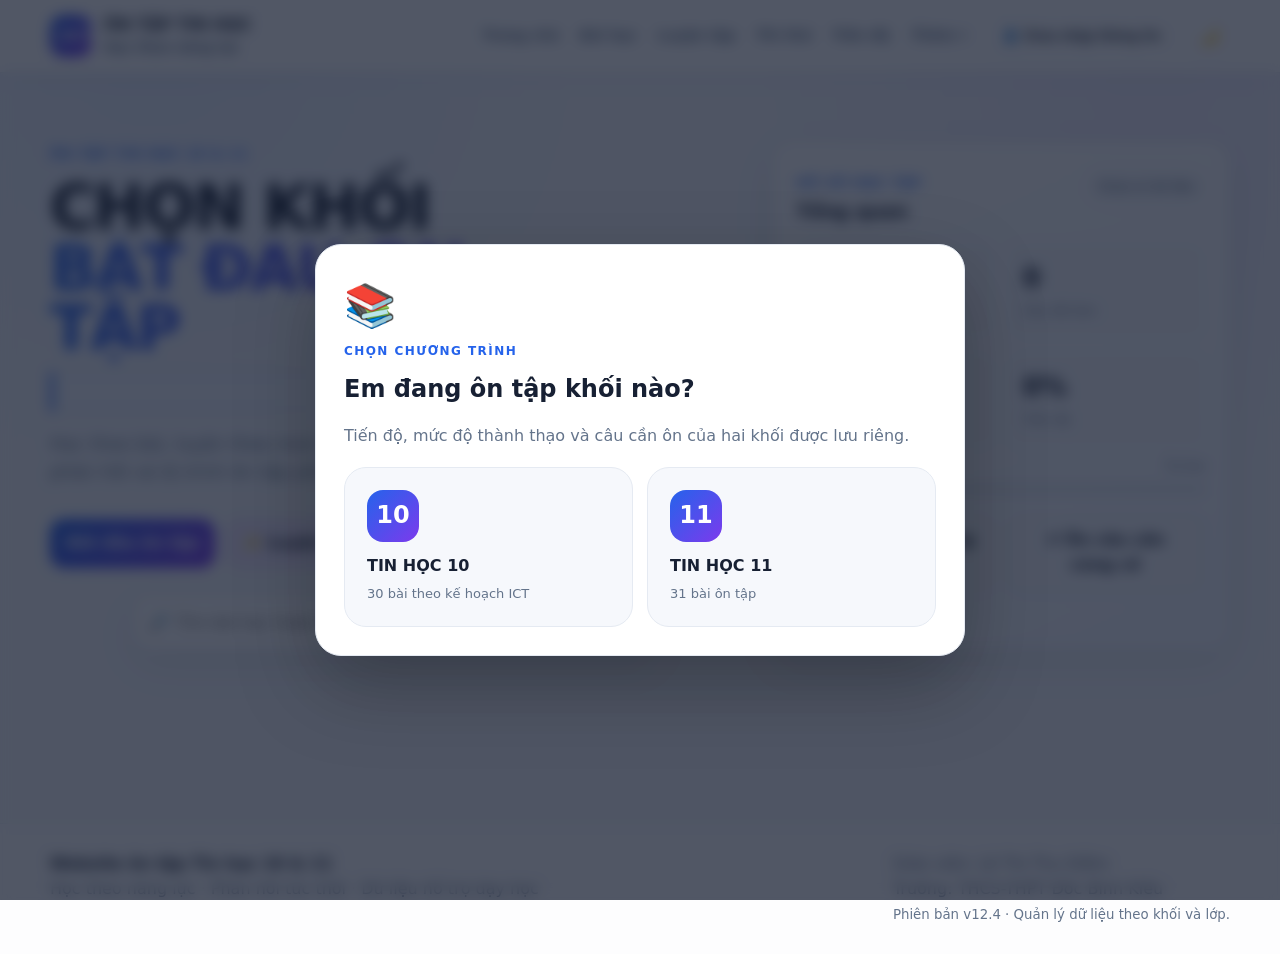
<file: index.html>
<!doctype html>
<html lang="vi">
<head>
  <meta charset="utf-8">
  <meta name="viewport" content="width=device-width,initial-scale=1">
  <meta name="description" content="Hệ thống ôn tập số Tin học 10 và Tin học 11 theo hướng cá nhân hoá dựa trên dữ liệu học tập.">
  <title>Ôn tập Tin học 10 & 11 · Học theo năng lực</title>
  <link rel="stylesheet" href="style.css">
</head>
<body>
<header class="topbar">
  <div class="container nav">
    <div class="brand">
      <button id="courseBadge" class="brand-mark course-mark" title="Đổi khối">10/11</button>
      <div><span id="brandTitle">ÔN TẬP TIN HỌC</span><small id="brandSub">Học theo năng lực</small></div>
    </div>
    <nav id="navLinks" class="nav-links" aria-label="Điều hướng chính">
      <a href="#" data-nav="home">Trang chủ</a>
      <a href="#" data-nav="lessons">Bài học</a>
      <a href="#" data-nav="practice">Luyện tập</a>
      <a href="#" data-nav="exam">Thi thử</a>
      <a href="#" data-nav="progress">Tiến độ</a>
      <div class="more-nav">
        <button id="moreBtn" class="more-btn" type="button" aria-expanded="false">Thêm ▾</button>
        <div id="moreMenu" class="more-menu">
          <a href="#" data-nav="topics">Chủ đề</a>
          <a href="#" data-nav="flashcards">Flashcard</a>
          <a href="#" data-nav="wrong">Câu cần ôn</a>
          <a href="#" data-nav="guide">Hướng dẫn</a>
        </div>
      </div>
    </nav>
    <button id="studentBadge" class="student-badge" type="button" title="Sửa thông tin học sinh">👤 Chưa nhập thông tin</button>
    <button id="themeBtn" class="icon-btn" aria-label="Đổi giao diện">🌙</button>
    <button id="menuBtn" class="icon-btn menu-btn" aria-label="Mở menu">☰</button>
  </div>
</header>

<main class="container">
  <section id="view-home" class="view active">
    <div class="hero v12-hero">
      <div class="hero-main">
        <div class="hero-intro-grid">
          <div class="hero-copy">
            <span class="eyebrow" id="heroEyebrow">ÔN TẬP TIN HỌC 10 & 11</span>
            <h1 id="heroTitle">CHỌN KHỐI<br><span class="gradient">BẮT ĐẦU ÔN TẬP</span></h1>
            <div class="hero-slogan" aria-label="Thông điệp ôn tập">
              <div class="hero-slogan-track">
                <span>Học đúng phần cần học</span><i>✦</i>
                <span>Ôn đúng nội dung còn yếu</span><i>✦</i>
                <span>Luyện theo bài · theo chủ đề · theo mức độ</span><i>✦</i>
                <span>Theo dõi tiến bộ sau mỗi lần làm bài</span>
              </div>
            </div>
            <p id="heroText">Học theo bài, luyện theo mức độ, nhận phản hồi và lộ trình ôn tập phù hợp.</p>
          </div>
          <div class="book-showcase" aria-label="Sách giáo khoa Tin học 10 và Tin học 11">
            <figure class="book-card book-card-10">
              <img src="book-tin10.png" alt="Bìa sách Tin học 10 - Kết nối tri thức với cuộc sống">
              <figcaption>Tin học 10</figcaption>
            </figure>
            <figure class="book-card book-card-11">
              <img src="book-tin11.png" alt="Bìa sách Tin học 11 - Định hướng Tin học ứng dụng">
              <figcaption>Tin học 11</figcaption>
            </figure>
          </div>
        </div>
        <div id="homeGreeting" class="home-greeting"></div>
        <div class="hero-actions">
          <button id="startBtn" class="btn primary">Bắt đầu ôn tập</button>
          <button id="adaptiveBtn" class="btn accent">✨ Luyện theo gợi ý</button>
          <button id="examBtn" class="btn ghost">Thi thử 30 câu</button>
          <button id="switchCourseBtn" class="btn ghost">Đổi khối</button>
        </div>
        <div class="search-wrap">
          <div class="search-box">🔎 <input id="searchInput" placeholder="Tìm bài học hoặc kiến thức..."></div>
          <div id="searchResults" class="search-results"></div>
        </div>
      </div>
      <aside class="hero-card v12-overview">
        <div class="overview-top"><div><span class="eyebrow">HỒ SƠ HỌC TẬP</span><h3 id="overviewTitle">Tổng quan</h3></div><span id="masteryBadge" class="mastery-badge neutral">Chưa có dữ liệu</span></div>
        <div class="stats">
          <div class="stat"><b id="statMastered">0</b><span>Thành thạo</span></div>
          <div class="stat"><b id="statAttempted">0</b><span>Câu đã làm</span></div>
          <div class="stat"><b id="statAccuracy">0%</b><span>Chính xác</span></div>
          <div class="stat"><b id="statProgress">0%</b><span>Tiến độ</span></div>
        </div>
        <div class="progress-copy"><span id="progressText">0/0 bài thành thạo</span><span>Tự lưu</span></div>
        <div class="progress-track"><span id="progressBar" style="width:0"></span></div>
        <div class="quick-row"><button id="diagnosticBtn">🎯 Đánh giá năng lực</button><button id="wrongBtn">↺ Ôn câu cần củng cố</button></div>
        <p class="source-note" id="courseNote"></p>
      </aside>
    </div>
    <div id="homeInsights" class="insight-grid"></div>
    <div id="homeCourseCards" class="course-inline"></div>
  </section>

  <section id="view-topics" class="view"><div class="section-head"><div><span class="eyebrow">LỘ TRÌNH ÔN TẬP</span><h2 id="topicHeading">Chủ đề</h2><p>Chọn chủ đề rồi mở từng bài để xem kiến thức và luyện tập.</p></div></div><div id="topicGrid" class="topic-grid"></div></section>
  <section id="view-lessons" class="view"><div class="section-head"><div><span class="eyebrow">BẢN ĐỒ BÀI HỌC</span><h2 id="lessonHeading">Bài học</h2><p class="status-legend"><span class="dot master"></span> Thành thạo ≥80% <span class="dot learning"></span> Đang củng cố 60–79% <span class="dot weak"></span> Cần ôn &lt;60%</p></div></div><div id="lessonGridAll" class="lesson-grid"></div></section>
  <section id="view-topic" class="view"><div id="topicDetail"></div></section>
  <section id="view-lesson" class="view"><div id="lessonDetail"></div></section>
  <section id="view-flashcards" class="view"><div id="flashContent"></div></section>
  <section id="view-practice" class="view"><div id="practiceContent"></div></section>
  <section id="view-quiz" class="view"><div class="quiz-shell"><div class="quiz-top"><div><h1 id="quizTitle">Luyện tập</h1><small id="quizStudent" class="quiz-student"></small></div><div class="quiz-badges"><span id="quizCounter">Câu 1/10</span><span id="quizTimer">⏱ --:--</span></div></div><div class="progress-track"><span id="quizProgress"></span></div><div id="quizBody" class="quiz-body"></div></div></section>
  <section id="view-results" class="view"><div id="resultContent"></div></section>
  <section id="view-wrong" class="view"><div id="wrongContent"></div></section>
  <section id="view-progress" class="view"><div id="progressContent"></div></section>
  <section id="view-guide" class="view"><div id="guideContent"></div></section>
</main>

<div id="courseGate" class="student-gate" aria-hidden="true"><div class="student-gate-card course-gate-card"><div class="student-gate-icon">📚</div><span class="eyebrow">CHỌN CHƯƠNG TRÌNH</span><h2>Em đang ôn tập khối nào?</h2><p>Tiến độ, mức độ thành thạo và câu cần ôn của hai khối được lưu riêng.</p><div class="course-choice-grid"><button class="course-choice" data-grade="10"><b>10</b><strong>TIN HỌC 10</strong><span>30 bài theo kế hoạch ICT</span></button><button class="course-choice" data-grade="11"><b>11</b><strong>TIN HỌC 11</strong><span>31 bài ôn tập</span></button></div></div></div>
<div id="studentGate" class="student-gate" aria-hidden="true"><div class="student-gate-card"><div class="student-gate-icon">🎓</div><span class="eyebrow">XÁC NHẬN HỌC SINH</span><h2>Nhập thông tin trước khi bắt đầu</h2><p>Thông tin được dùng để ghi nhận kết quả học tập và gửi về giáo viên.</p><label class="field-label" for="gateGrade">Khối <b>*</b></label><select id="gateGrade" class="text-input"><option value="10">Khối 10</option><option value="11">Khối 11</option></select><label class="field-label" for="gateClass">Lớp <b>*</b></label><select id="gateClass" class="text-input"><option value="">-- Chọn lớp --</option></select><small id="gateClassHint" class="field-help">Chọn khối trước, sau đó chọn lớp tương ứng.</small><label class="field-label" for="gateCode">Mã học sinh / Số thứ tự <span>(nếu có)</span></label><input id="gateCode" class="text-input" placeholder="Ví dụ: 12"><label class="field-label" for="gateName">Họ và tên <b>*</b></label><input id="gateName" class="text-input" autocomplete="name" placeholder="Ví dụ: Nguyễn Văn An"><div id="gateError" class="gate-error"></div><button id="gateSaveBtn" class="btn primary gate-save" type="button">Lưu thông tin và vào học</button><small>Có thể bấm tên học sinh trên thanh trên cùng để sửa.</small></div></div>

<div id="submitGate" class="submit-gate" aria-hidden="true">
  <div class="submit-gate-card">
    <div class="student-gate-icon">📝</div>
    <span class="eyebrow">KIỂM TRA TRƯỚC KHI NỘP</span>
    <h2 id="submitGateCount">Bạn còn câu chưa trả lời.</h2>
    <p id="submitGateList">Hãy kiểm tra lại trước khi nộp.</p>
    <div class="submit-gate-actions">
      <button id="submitContinue" class="btn primary" type="button">Đi đến câu chưa trả lời</button>
      <button id="submitAnyway" class="btn ghost" type="button">Vẫn nộp bài</button>
    </div>
    <small>Sau khi nộp, đáp án sẽ được khóa và hệ thống mới hiển thị đúng/sai cùng giải thích.</small>
  </div>
</div>
<iframe id="resultSink" name="resultSink" class="result-sink" title="Kênh gửi kết quả"></iframe>

<footer class="footer"><div class="container"><div><b id="footerCourse">Website ôn tập Tin học 10 & 11</b><br><span>Học theo năng lực · Phản hồi tức thời · Dữ liệu hỗ trợ dạy học</span></div><div>Giáo viên: Lê Thị Thu Diễm<br>Trường: THCS-THPT Đốc Binh Kiều<br><small>Phiên bản v12.4 · Quản lý dữ liệu theo khối và lớp.</small></div></div></footer>

<script src="config.js"></script><script src="school-classes.js"></script><script src="tin11-lessons.js"></script><script src="tin11-questions.js"></script><script src="capture-tin11.js"></script><script src="tin10-data.js"></script><script src="courses.js"></script><script src="storage.js"></script><script src="app.js"></script>
</body></html>
</file>
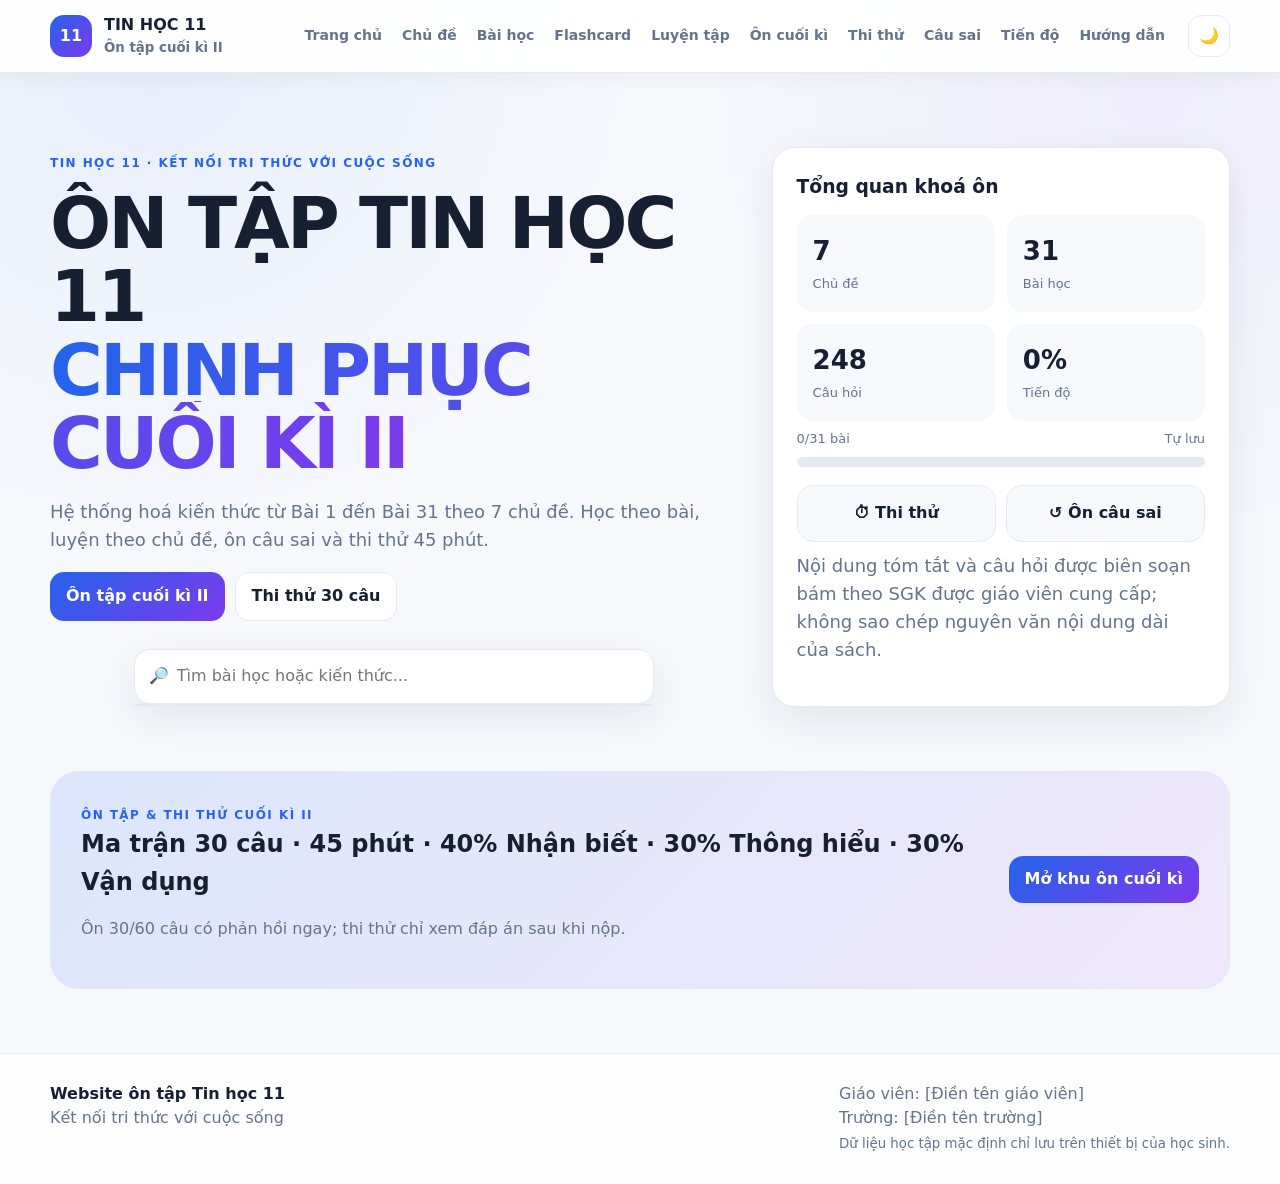
<file: index (1).html>
<!doctype html><html lang="vi"><head><meta charset="utf-8"><meta name="viewport" content="width=device-width,initial-scale=1"><meta name="description" content="Website tương tác ôn tập Tin học 11 – Kết nối tri thức với cuộc sống, Bài 1 đến Bài 31."><title>Ôn tập Tin học 11 – Cuối kì II</title><link rel="stylesheet" href="style.css"></head><body>
<header class="topbar"><div class="container nav"><div class="brand"><div class="brand-mark">11</div><div>TIN HỌC 11<small>Ôn tập cuối kì II</small></div></div><nav id="navLinks" class="nav-links"><a href="#" data-nav="home">Trang chủ</a><a href="#" data-nav="topics">Chủ đề</a><a href="#" data-nav="lessons">Bài học</a><a href="#" data-nav="flashcards">Flashcard</a><a href="#" data-nav="practice">Luyện tập</a><a href="#" data-nav="final-review">Ôn cuối kì</a><a href="#" data-nav="exam">Thi thử</a><a href="#" data-nav="wrong">Câu sai</a><a href="#" data-nav="progress">Tiến độ</a><a href="#" data-nav="guide">Hướng dẫn</a></nav><button id="themeBtn" class="icon-btn" aria-label="Đổi giao diện">🌙</button><button id="menuBtn" class="icon-btn menu-btn" aria-label="Mở menu">☰</button></div></header>
<main class="container">
<section id="view-home" class="view active"><div class="hero"><div><span class="eyebrow">TIN HỌC 11 · KẾT NỐI TRI THỨC VỚI CUỘC SỐNG</span><h1>ÔN TẬP TIN HỌC 11<br><span class="gradient">CHINH PHỤC CUỐI KÌ II</span></h1><p>Hệ thống hoá kiến thức từ Bài 1 đến Bài 31 theo 7 chủ đề. Học theo bài, luyện theo chủ đề, ôn câu sai và thi thử 45 phút.</p><div class="hero-actions"><button id="startBtn" class="btn primary">Ôn tập cuối kì II</button><button id="examBtn" class="btn ghost">Thi thử 30 câu</button></div><div class="search-wrap"><div class="search-box">🔎 <input id="searchInput" placeholder="Tìm bài học hoặc kiến thức..."></div><div id="searchResults" class="search-results"></div></div></div><aside class="hero-card"><h3>Tổng quan khoá ôn</h3><div class="stats"><div class="stat"><b id="statTopics">7</b><span>Chủ đề</span></div><div class="stat"><b id="statLessons">31</b><span>Bài học</span></div><div class="stat"><b id="statQuestions">248</b><span>Câu hỏi</span></div><div class="stat"><b id="statProgress">0%</b><span>Tiến độ</span></div></div><div class="progress-copy"><span id="progressText">0/31 bài</span><span>Tự lưu</span></div><div class="progress-track"><span id="progressBar" style="width:0"></span></div><div class="quick-row"><button id="examBtn2">⏱ Thi thử</button><button id="wrongBtn">↺ Ôn câu sai</button></div><p class="source-note">Nội dung tóm tắt và câu hỏi được biên soạn bám theo SGK được giáo viên cung cấp; không sao chép nguyên văn nội dung dài của sách.</p></aside></div><div class="exam-cta"><div><span class="eyebrow">ÔN TẬP & THI THỬ CUỐI KÌ II</span><h2>Ma trận 30 câu · 45 phút · 40% Nhận biết · 30% Thông hiểu · 30% Vận dụng</h2><p>Ôn 30/60 câu có phản hồi ngay; thi thử chỉ xem đáp án sau khi nộp.</p></div><button class="btn primary" id="finalReviewBtnHome">Mở khu ôn cuối kì</button></div></section>
<section id="view-topics" class="view"><div class="section-head"><div><span class="eyebrow">LỘ TRÌNH ÔN TẬP</span><h2>7 chủ đề · 31 bài học</h2><p>Chọn chủ đề rồi mở từng bài để xem kiến thức, flashcard và luyện tập.</p></div></div><div id="topicGrid" class="topic-grid"></div></section>
<section id="view-topic" class="view"><div id="topicDetail"></div></section>
<section id="view-lesson" class="view"><div id="lessonDetail"></div></section>

<section id="view-final-review" class="view"><div id="finalReviewContent"></div></section>
<section id="view-quiz" class="view"><div class="quiz-shell"><div class="quiz-top"><h1 id="quizTitle">Luyện tập</h1><div class="quiz-badges"><span id="quizCounter">Câu 1/10</span><span id="quizTimer">⏱ 45:00</span></div></div><div class="progress-track"><span id="quizProgress"></span></div><div id="quizBody" class="quiz-body"></div></div></section>

<section id="view-guide" class="view"><div id="guideContent"></div></section>
<section id="view-results" class="view"><div id="resultContent"></div></section>
<section id="view-wrong" class="view"><div id="wrongContent"></div></section>
<section id="view-progress" class="view"><div id="progressContent"></div></section>
</main>
<footer class="footer"><div class="container"><div><b>Website ôn tập Tin học 11</b><br>Kết nối tri thức với cuộc sống</div><div>Giáo viên: [Điền tên giáo viên]<br>Trường: [Điền tên trường]<br><small>Dữ liệu học tập mặc định chỉ lưu trên thiết bị của học sinh.</small></div></div></footer>
<script src="lessons.js"></script><script src="questions.js"></script><script src="storage.js"></script><script src="app.js"></script></body></html>
</file>
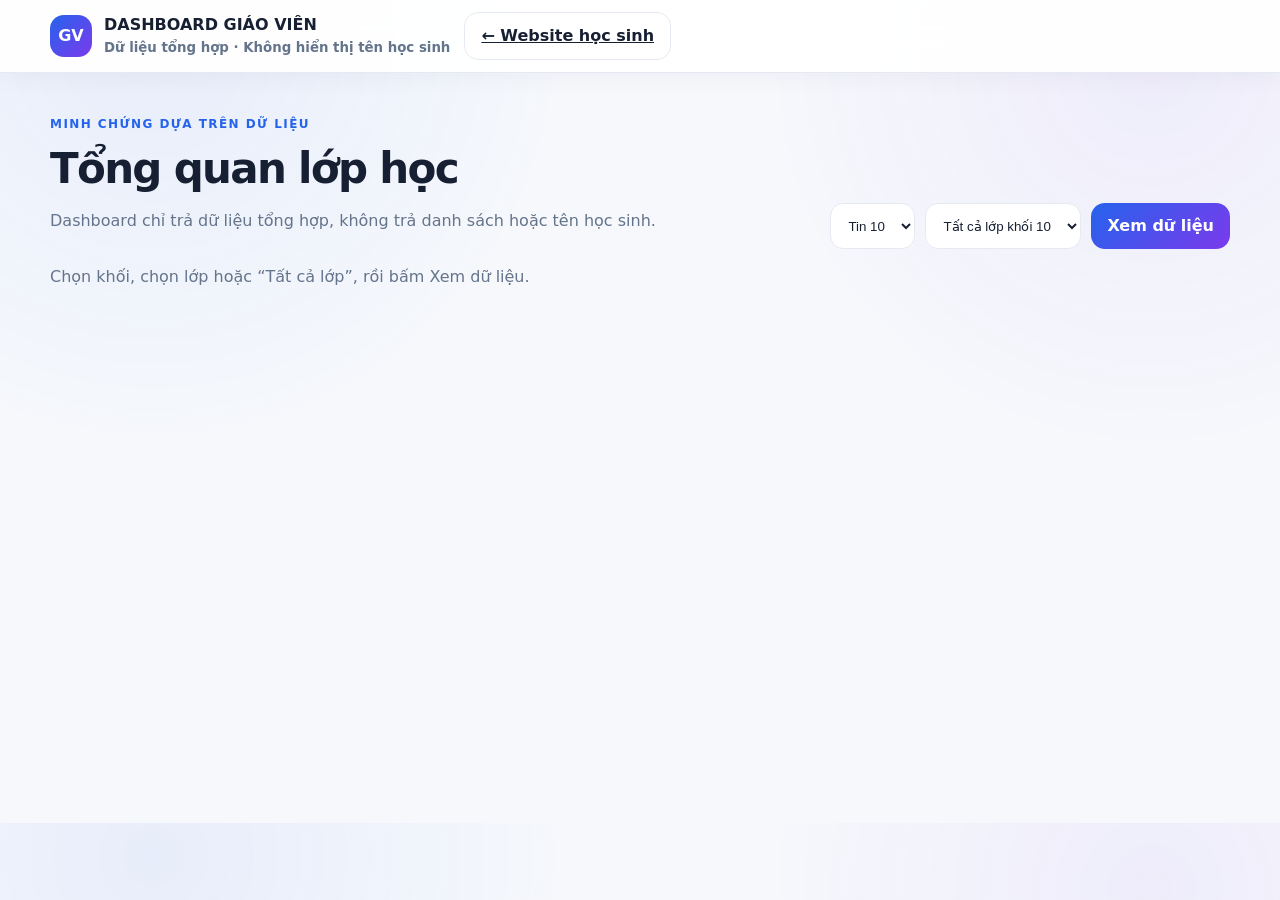
<file: teacher-dashboard.html>
<!doctype html><html lang="vi"><head><meta charset="utf-8"><meta name="viewport" content="width=device-width,initial-scale=1"><title>Dashboard giáo viên · Tin học</title><link rel="stylesheet" href="style.css"><style>.dash{padding:38px 0 70px}.dash-head{display:flex;justify-content:space-between;gap:20px;align-items:end}.dash-filter{display:flex;gap:10px;flex-wrap:wrap}.dash-filter select,.dash-filter input{padding:11px 13px;border:1px solid var(--line);border-radius:13px;background:var(--card);color:var(--text)}.dash-grid{display:grid;grid-template-columns:repeat(4,1fr);gap:12px;margin:22px 0}.dash-card{background:var(--card);border:1px solid var(--line);border-radius:18px;padding:18px}.dash-card b{display:block;font-size:30px}.dash-card span{color:var(--muted)}.dash-two{display:grid;grid-template-columns:1fr 1fr;gap:18px}.dash-bar{margin:12px 0}.dash-bar>div:first-child{display:flex;justify-content:space-between}.dash-bar-track{height:10px;background:var(--line);border-radius:99px;overflow:hidden}.dash-bar-track i{display:block;height:100%;background:var(--line)}.dash-bar.master .dash-bar-track i{background:var(--ok)}.dash-bar.learning .dash-bar-track i{background:var(--warn)}.dash-bar.weak .dash-bar-track i{background:var(--bad)}.dash-bar.neutral{opacity:.78}.weak-row{display:flex;justify-content:space-between;gap:10px;padding:10px 0;border-bottom:1px solid var(--line)}.dash-status{margin-top:16px;color:var(--muted)}@media(max-width:800px){.dash-head{align-items:flex-start;flex-direction:column}.dash-grid,.dash-two{grid-template-columns:1fr 1fr}}@media(max-width:540px){.dash-grid,.dash-two{grid-template-columns:1fr}}</style></head><body><header class="topbar"><div class="container nav"><div class="brand"><span class="brand-mark">GV</span><div><span>DASHBOARD GIÁO VIÊN</span><small>Dữ liệu tổng hợp · Không hiển thị tên học sinh</small></div></div><a class="btn ghost" href="index.html">← Website học sinh</a></div></header><main class="container dash"><div class="dash-head"><div><span class="eyebrow">MINH CHỨNG DỰA TRÊN DỮ LIỆU</span><h1 style="font-size:42px">Tổng quan lớp học</h1><p class="muted">Dashboard chỉ trả dữ liệu tổng hợp, không trả danh sách hoặc tên học sinh.</p></div><div class="dash-filter"><select id="grade"><option value="10">Tin 10</option><option value="11">Tin 11</option></select><select id="className"><option value="">Tất cả lớp khối 10</option></select><button id="load" class="btn primary">Xem dữ liệu</button></div></div><div id="status" class="dash-status">Chọn khối, chọn lớp hoặc “Tất cả lớp”, rồi bấm Xem dữ liệu.</div><div id="content"></div></main><script src="config.js"></script><script src="school-classes.js"></script><script>
let timer=null;function esc(s){return String(s??'').replace(/[&<>"']/g,c=>({'&':'&amp;','<':'&lt;','>':'&gt;','"':'&quot;',"'":'&#039;'}[c]))}function levelClass(pct,total){if(!total)return 'neutral';return pct>=80?'master':pct>=60?'learning':'weak'}function classesForGrade(g){return [...((window.SCHOOL_CLASSES||{})[Number(g)]||[])]}function populateClasses(){const list=classesForGrade(grade.value),current=className.value;className.innerHTML=`<option value="">Tất cả lớp khối ${grade.value}</option>`+list.map(c=>`<option value="${c}">${c}</option>`).join('');if(list.includes(current))className.value=current}function load(){const ep=String((window.APP_CONFIG||{}).RESULTS_ENDPOINT||'');if(!ep){status.textContent='Chưa cấu hình RESULTS_ENDPOINT.';return}status.textContent='Đang tải dữ liệu tổng hợp...';content.innerHTML='';const old=document.getElementById('jsonp');if(old)old.remove();const s=document.createElement('script');s.id='jsonp';s.src=ep+'?mode=summary&grade='+encodeURIComponent(grade.value)+'&className='+encodeURIComponent(className.value.trim())+'&callback=renderTeacherSummary&_='+Date.now();s.onerror=()=>fail();document.body.appendChild(s);clearTimeout(timer);timer=setTimeout(fail,7000)}function fail(){clearTimeout(timer);status.innerHTML='Không đọc được Dashboard. Nếu website học sinh vẫn gửi Sheets bình thường, hãy cập nhật <b>GOOGLE_APPS_SCRIPT_Code.gs.txt</b> của v12 và triển khai lại Web App.'}window.renderTeacherSummary=d=>{clearTimeout(timer);status.textContent=`Dữ liệu ${d.grade?'khối '+d.grade:''}${d.className?' · lớp '+String(d.className).toUpperCase():''}`;const lv=d.levels||{};content.innerHTML=`<div class="dash-grid"><div class="dash-card"><b>${d.students||0}</b><span>Học sinh tham gia</span></div><div class="dash-card"><b>${d.attempts||0}</b><span>Lượt làm bài</span></div><div class="dash-card"><b>${d.avgScore||0}</b><span>Điểm trung bình /10</span></div><div class="dash-card"><b>${d.avgPercent||0}%</b><span>Độ chính xác</span></div></div><div class="dash-two"><div class="panel"><span class="eyebrow">THEO MỨC ĐỘ</span><h3>NB – TH – VD – VDC</h3>${['NB','TH','VD','VDC'].map(k=>{const x=lv[k]||{pct:0,total:0};const has=Number(x.total)>0;return `<div class="dash-bar ${levelClass(Number(x.pct)||0,Number(x.total)||0)}"><div><b>${k}</b><span>${has?(Number(x.pct)||0)+'%':'--'}</span></div><div class="dash-bar-track"><i style="width:${has?(Number(x.pct)||0):0}%"></i></div></div>`}).join('')}</div><div class="panel"><span class="eyebrow">TRƯỚC – SAU</span><h3>Đánh giá năng lực</h3><div class="diagnostic-compare"><div><small>ĐẦU VÀO</small><b>${d.diagnostic?.preAvg??'--'}${d.diagnostic?.preAvg!=null?'%':''}</b><span>${d.diagnostic?.preCount||0} lượt</span></div><div class="compare-arrow">→<strong>${d.diagnostic?.delta==null?'':(d.diagnostic.delta>=0?'+':'')+d.diagnostic.delta+'%'}</strong></div><div><small>SAU ÔN</small><b>${d.diagnostic?.postAvg??'--'}${d.diagnostic?.postAvg!=null?'%':''}</b><span>${d.diagnostic?.postCount||0} lượt</span></div></div></div></div><div class="panel"><span class="eyebrow">DỮ LIỆU HỖ TRỢ RA QUYẾT ĐỊNH</span><h3>Bài có kết quả trung bình thấp</h3>${(d.weakLessons||[]).length?(d.weakLessons||[]).map(x=>`<div class="weak-row"><span>${esc(x.title)}</span><b>${x.avgPercent}% · ${x.attempts} lượt</b></div>`).join(''):'<p class="muted">Chưa có đủ lượt làm theo bài.</p>'}</div>`};grade.onchange=populateClasses;load.onclick=()=>load();populateClasses();
</script></body></html>
</file>
<file: style.css>
:root{--bg:#f6f8fc;--card:#fff;--text:#172033;--muted:#64748b;--line:#e5eaf2;--brand:#2563eb;--brand2:#7c3aed;--ok:#059669;--bad:#dc2626;--warn:#d97706;--shadow:0 14px 40px rgba(31,41,55,.08);--radius:22px}
:root[data-theme="dark"]{--bg:#0f172a;--card:#172033;--text:#e8eef9;--muted:#9fb0c6;--line:#2a3950;--brand:#60a5fa;--brand2:#a78bfa;--shadow:0 18px 44px rgba(0,0,0,.26)}
*{box-sizing:border-box}html{scroll-behavior:smooth}body{margin:0;font-family:Inter,ui-sans-serif,system-ui,-apple-system,"Segoe UI",Roboto,Arial,sans-serif;background:var(--bg);color:var(--text);line-height:1.55}button,input{font:inherit}button{cursor:pointer}.container{width:min(1180px,calc(100% - 32px));margin:auto}.topbar{position:sticky;top:0;z-index:50;background:color-mix(in srgb,var(--card) 92%,transparent);backdrop-filter:blur(18px);border-bottom:1px solid var(--line)}.nav{height:72px;display:flex;align-items:center;gap:22px}.brand{display:flex;align-items:center;gap:12px;font-weight:900}.brand-mark{width:42px;height:42px;border-radius:14px;display:grid;place-items:center;background:linear-gradient(135deg,var(--brand),var(--brand2));color:#fff}.brand small{display:block;color:var(--muted);font-weight:600}.nav-links{margin-left:auto;display:flex;align-items:center;gap:4px}.nav-links a{color:var(--muted);text-decoration:none;padding:9px 10px;border-radius:12px;font-weight:700;font-size:14px}.nav-links a:hover{background:var(--bg);color:var(--text)}.icon-btn{border:1px solid var(--line);background:var(--card);color:var(--text);width:42px;height:42px;border-radius:13px}.menu-btn{display:none}.search-wrap{position:relative}.search-box{background:var(--card);border:1px solid var(--line);border-radius:16px;display:flex;align-items:center;padding:0 14px;max-width:520px;margin:28px auto 0;box-shadow:var(--shadow)}.search-box input{width:100%;border:0;outline:0;background:transparent;color:var(--text);padding:14px 8px}.search-results{position:absolute;left:50%;transform:translateX(-50%);width:min(520px,calc(100vw - 32px));z-index:30;background:var(--card);border:1px solid var(--line);border-radius:16px;box-shadow:var(--shadow);overflow:hidden}.search-results button{display:block;width:100%;text-align:left;padding:13px 15px;border:0;border-bottom:1px solid var(--line);background:var(--card);color:var(--text)}.search-results button:hover{background:var(--bg)}.search-results small{display:block;color:var(--muted);margin-top:3px}.no-result{padding:14px;color:var(--muted)}main{min-height:calc(100vh - 150px)}.view{display:none;padding:34px 0 64px}.view.active{display:block}.hero{display:grid;grid-template-columns:1.2fr .8fr;gap:34px;align-items:center;padding:40px 0}.eyebrow{font-size:12px;letter-spacing:.12em;font-weight:900;color:var(--brand)}h1{font-size:clamp(40px,6vw,72px);line-height:1.02;margin:12px 0 18px;letter-spacing:-.04em}.gradient{background:linear-gradient(90deg,var(--brand),var(--brand2));-webkit-background-clip:text;background-clip:text;color:transparent}.hero p{font-size:18px;color:var(--muted);max-width:760px}.hero-actions,.result-actions,.flash-controls{display:flex;gap:10px;flex-wrap:wrap}.btn{border:0;border-radius:14px;padding:11px 16px;font-weight:800;transition:.2s}.btn:hover{transform:translateY(-1px)}.btn.primary{background:linear-gradient(135deg,var(--brand),var(--brand2));color:#fff}.btn.ghost{background:var(--card);border:1px solid var(--line);color:var(--text)}.btn.danger{background:#fee2e2;color:#991b1b}.hero-card,.panel,.topic-card,.lesson-card,.lesson-hero,.result-hero{background:var(--card);border:1px solid var(--line);border-radius:var(--radius);box-shadow:var(--shadow)}.hero-card{padding:24px}.hero-card h3{margin:0 0 14px}.stats{display:grid;grid-template-columns:1fr 1fr;gap:12px}.stat{padding:16px;border-radius:16px;background:var(--bg)}.stat b{display:block;font-size:26px}.stat span{color:var(--muted);font-size:13px}.progress-track,.mini-progress{height:10px;background:var(--line);border-radius:999px;overflow:hidden}.progress-track span,.mini-progress span{display:block;height:100%;background:linear-gradient(90deg,var(--brand),var(--brand2));border-radius:inherit}.progress-copy{display:flex;justify-content:space-between;color:var(--muted);font-size:13px;margin:8px 0}.quick-row{display:grid;grid-template-columns:1fr 1fr;gap:10px;margin-top:18px}.quick-row button{padding:15px;border-radius:16px;border:1px solid var(--line);background:var(--bg);color:var(--text);font-weight:800}.section-head{display:flex;justify-content:space-between;gap:16px;align-items:end;margin:14px 0 22px}.section-head h2,.section-head h3{margin:0}.section-head p{margin:4px 0 0;color:var(--muted)}.topic-grid{display:grid;grid-template-columns:repeat(2,1fr);gap:18px}.topic-card{padding:22px;display:grid;grid-template-columns:auto 1fr;gap:16px}.topic-icon{width:54px;height:54px;border-radius:17px;background:var(--bg);display:grid;place-items:center;font-size:26px}.topic-card h3{margin:5px 0}.topic-card p{color:var(--muted)}.topic-card .btn{margin-top:14px}.lesson-grid{display:grid;grid-template-columns:repeat(3,1fr);gap:14px}.lesson-card{text-align:left;padding:18px;color:var(--text)}.lesson-card span{font-size:12px;color:var(--brand);font-weight:900}.lesson-card strong{display:block;margin:4px 0 10px}.lesson-card small{color:var(--muted)}.lesson-card.done{outline:2px solid color-mix(in srgb,var(--ok) 50%,transparent)}.text-btn{border:0;background:transparent;color:var(--brand);font-weight:800;padding:0 0 14px}.lesson-hero{padding:26px;margin-bottom:18px}.lesson-hero h2{font-size:34px;margin:6px 0}.lesson-hero p{color:var(--muted)}.content-grid{display:grid;grid-template-columns:1.1fr .9fr;gap:18px}.panel{padding:22px;margin-bottom:18px}.panel h3{margin-top:0}.key-list{padding-left:20px}.key-list li{margin:10px 0}.remember{padding:15px;border-radius:16px;background:color-mix(in srgb,var(--brand) 9%,var(--card));border:1px dashed color-mix(in srgb,var(--brand) 35%,var(--line));display:grid;gap:3px}.flashcard{perspective:1000px;height:250px}.flash-inner{position:relative;width:100%;height:100%;transition:transform .55s;transform-style:preserve-3d}.flashcard.flipped .flash-inner{transform:rotateY(180deg)}.flash-front,.flash-back{position:absolute;inset:0;backface-visibility:hidden;border-radius:20px;display:flex;flex-direction:column;justify-content:center;align-items:center;text-align:center;padding:24px;background:linear-gradient(145deg,color-mix(in srgb,var(--brand) 12%,var(--card)),var(--card));border:1px solid var(--line)}.flash-back{transform:rotateY(180deg);background:linear-gradient(145deg,color-mix(in srgb,var(--ok) 12%,var(--card)),var(--card))}.flash-front small,.flash-back small{font-weight:900;color:var(--muted);margin-bottom:12px}.flash-front strong,.flash-back strong{font-size:20px}.flash-controls{justify-content:center;margin-top:12px}.quiz-shell{max-width:860px;margin:auto}.quiz-top{display:flex;align-items:center;justify-content:space-between;gap:10px;margin-bottom:12px}.quiz-top h1{font-size:28px;margin:0}.quiz-badges{display:flex;gap:8px}.quiz-badges span{padding:8px 11px;background:var(--card);border:1px solid var(--line);border-radius:12px;font-weight:800;font-size:13px}.quiz-body{background:var(--card);border:1px solid var(--line);border-radius:var(--radius);padding:28px;box-shadow:var(--shadow)}.quiz-meta{display:flex;gap:8px;flex-wrap:wrap}.quiz-meta span{font-size:12px;background:var(--bg);padding:6px 9px;border-radius:999px;color:var(--muted);font-weight:800}.quiz-body h2{font-size:24px}.options{display:grid;gap:10px;margin:20px 0}.option{display:flex;align-items:center;gap:12px;text-align:left;padding:14px;border:1px solid var(--line);background:var(--card);color:var(--text);border-radius:16px}.option b{width:34px;height:34px;border-radius:11px;background:var(--bg);display:grid;place-items:center}.option:hover{border-color:var(--brand)}.option.selected{outline:2px solid var(--brand)}.feedback{border-radius:16px;padding:15px;margin:16px 0}.feedback.ok{background:color-mix(in srgb,var(--ok) 12%,var(--card));border:1px solid color-mix(in srgb,var(--ok) 28%,var(--line))}.feedback.bad{background:color-mix(in srgb,var(--bad) 10%,var(--card));border:1px solid color-mix(in srgb,var(--bad) 28%,var(--line))}.feedback p{margin:6px 0}.quiz-actions{display:flex;justify-content:space-between;margin-top:22px}.result-hero{padding:26px;display:flex;align-items:center;gap:24px;margin-bottom:18px}.score-ring{--p:0;width:150px;height:150px;border-radius:50%;display:grid;place-items:center;background:conic-gradient(var(--brand) calc(var(--p)*1%),var(--line) 0)}.score-ring:before{content:"";position:absolute;width:118px;height:118px;background:var(--card);border-radius:50%}.score-ring>div{position:relative;text-align:center}.score-ring strong{font-size:38px}.score-ring span{color:var(--muted)}.table-wrap{overflow:auto}table{width:100%;border-collapse:collapse}th,td{text-align:left;padding:11px;border-bottom:1px solid var(--line)}th{font-size:13px;color:var(--muted)}.review-item,.wrong-list article{background:var(--card);border:1px solid var(--line);border-radius:16px;padding:16px;margin:10px 0}.review-item.ok{border-left:5px solid var(--ok)}.review-item.bad{border-left:5px solid var(--bad)}.wrong-list article span,.wrong-list article small{display:block;color:var(--muted)}.wrong-list article b{display:block;margin:5px 0}.metrics{display:grid;grid-template-columns:repeat(4,1fr);gap:12px;margin-bottom:18px}.metric{background:var(--card);border:1px solid var(--line);border-radius:18px;padding:18px}.metric b{display:block;font-size:28px}.metric span{color:var(--muted);font-size:13px}.empty{text-align:center;padding:60px 20px;color:var(--muted)}.empty div{font-size:50px}.footer{border-top:1px solid var(--line);padding:28px 0;color:var(--muted)}.footer .container{display:flex;justify-content:space-between;gap:20px;flex-wrap:wrap}.footer b{color:var(--text)}.source-note{font-size:12px;color:var(--muted);margin-top:10px}.exam-cta{background:linear-gradient(135deg,color-mix(in srgb,var(--brand) 16%,var(--card)),color-mix(in srgb,var(--brand2) 12%,var(--card)));border:1px solid var(--line);border-radius:28px;padding:30px;display:grid;grid-template-columns:1fr auto;gap:20px;align-items:center;margin-top:24px}.exam-cta h2{margin:0}.exam-cta p{color:var(--muted)}
@media(max-width:900px){.hero,.content-grid{grid-template-columns:1fr}.topic-grid{grid-template-columns:1fr}.lesson-grid{grid-template-columns:repeat(2,1fr)}.nav-links{position:absolute;top:72px;left:16px;right:16px;display:none;flex-direction:column;align-items:stretch;background:var(--card);border:1px solid var(--line);border-radius:18px;padding:10px;box-shadow:var(--shadow)}.nav-links.open{display:flex}.menu-btn{display:block}.metrics{grid-template-columns:repeat(2,1fr)}}
@media(max-width:620px){.container{width:min(100% - 20px,1180px)}.nav{gap:8px}.brand small{display:none}.hero{padding:18px 0}.hero h1{font-size:42px}.stats,.lesson-grid{grid-template-columns:1fr}.topic-card{grid-template-columns:1fr}.topic-icon{width:46px;height:46px}.section-head{align-items:flex-start;flex-direction:column}.quiz-body{padding:18px}.quiz-body h2{font-size:20px}.quiz-top{align-items:flex-start;flex-direction:column}.result-hero{align-items:flex-start;flex-direction:column}.score-ring{width:130px;height:130px}.score-ring:before{width:100px;height:100px}.metrics{grid-template-columns:1fr 1fr}.exam-cta{grid-template-columns:1fr}.footer .container{flex-direction:column}}

.review-mode-grid{display:grid;grid-template-columns:repeat(3,1fr);gap:16px;margin-bottom:18px}
.review-mode-card{background:var(--card);border:1px solid var(--line);border-radius:22px;padding:22px;box-shadow:var(--shadow)}
.review-mode-card h3{margin:7px 0 8px;font-size:22px}.review-mode-card p{color:var(--muted);min-height:72px}
.review-icon{font-size:34px;margin-bottom:10px}.level-actions{display:flex;gap:10px;flex-wrap:wrap}
.matrix-total{font-weight:900;padding:9px 12px;border-radius:12px;background:var(--bg);border:1px solid var(--line)}
.matrix-note{font-size:13px;color:var(--muted);margin:14px 0 0}
.matrix-sum td{background:color-mix(in srgb,var(--brand) 8%,var(--card))}
.analysis-grid{display:grid;grid-template-columns:1fr 1fr;gap:18px}
@media(max-width:900px){.review-mode-grid{grid-template-columns:1fr}.analysis-grid{grid-template-columns:1fr}}

.guide-grid{display:grid;grid-template-columns:1fr 1fr;gap:18px}
.muted{color:var(--muted)}
.field-label{display:block;font-size:13px;font-weight:800;margin:14px 0 6px}
.text-input{width:100%;padding:12px 14px;border-radius:13px;border:1px solid var(--line);background:var(--bg);color:var(--text);outline:none}
.text-input:focus{border-color:var(--brand);box-shadow:0 0 0 3px color-mix(in srgb,var(--brand) 12%,transparent)}
.form-actions{display:flex;gap:10px;flex-wrap:wrap;margin-top:16px}
.evidence-metrics{display:grid;grid-template-columns:repeat(4,1fr);gap:9px;margin:14px 0}
.evidence-metrics div{background:var(--bg);padding:13px;border-radius:14px;text-align:center}
.evidence-metrics b{display:block;font-size:22px}.evidence-metrics span{font-size:11px;color:var(--muted)}
.step-list{padding-left:22px}.step-list li{margin:9px 0}
.notice{padding:13px 14px;border-radius:14px;background:color-mix(in srgb,var(--warn) 10%,var(--card));border:1px solid color-mix(in srgb,var(--warn) 25%,var(--line));color:var(--text)}
code{background:var(--bg);border:1px solid var(--line);padding:2px 5px;border-radius:6px}
@media(max-width:900px){.guide-grid{grid-template-columns:1fr}.evidence-metrics{grid-template-columns:repeat(2,1fr)}}

.student-badge{border:1px solid var(--line);background:var(--card);color:var(--text);border-radius:999px;padding:9px 12px;font-size:12px;font-weight:800;max-width:230px;white-space:nowrap;overflow:hidden;text-overflow:ellipsis;cursor:pointer}
.student-gate{position:fixed;inset:0;background:rgba(15,23,42,.72);backdrop-filter:blur(7px);z-index:9999;display:none;align-items:center;justify-content:center;padding:20px}
.student-gate.show{display:flex}.gate-open{overflow:hidden}
.student-gate-card{width:min(520px,100%);max-height:calc(100vh - 32px);overflow-y:auto;background:var(--card);border:1px solid var(--line);border-radius:26px;padding:28px;box-shadow:0 30px 80px rgba(0,0,0,.28)}
.student-gate-card h2{margin:8px 0}.student-gate-card p{color:var(--muted);line-height:1.55}.student-gate-card small{display:block;color:var(--muted);margin-top:12px;text-align:center}
.student-gate-icon{font-size:42px}.student-gate-card .field-label b{color:#dc2626}.student-gate-card .field-label span{font-weight:500;color:var(--muted)}
.gate-error{min-height:22px;margin-top:10px;color:#dc2626;font-weight:700;font-size:13px}.gate-save{width:100%;margin-top:6px}
.result-sink{display:none;width:0;height:0;border:0}
.quiz-student{display:block;font-size:12px;color:var(--muted);font-weight:700;margin-top:5px}
.sync-status{margin-top:10px;padding:10px 12px;border:1px solid var(--line);border-radius:12px;background:var(--bg);font-size:13px}
@media(max-width:760px){.student-badge{max-width:150px;padding:8px 10px}.student-gate-card{padding:22px}}

.course-mark{border:0;cursor:pointer;font-weight:900}.course-inline{display:grid;grid-template-columns:1fr 1fr;gap:18px;margin:8px 0 34px}.course-mini{background:var(--card);border:1px solid var(--line);border-radius:22px;padding:20px;display:flex;align-items:center;gap:16px;box-shadow:var(--shadow)}.course-mini .big{width:58px;height:58px;border-radius:18px;display:grid;place-items:center;background:linear-gradient(135deg,var(--brand),var(--brand2));color:#fff;font-size:25px;font-weight:900}.course-mini h3{margin:0}.course-mini p{margin:3px 0;color:var(--muted)}.course-mini.active{outline:2px solid var(--brand)}.course-choice-grid{display:grid;grid-template-columns:1fr 1fr;gap:14px;margin-top:18px}.course-choice{border:1px solid var(--line);background:var(--bg);color:var(--text);border-radius:22px;padding:22px;text-align:left}.course-choice:hover{border-color:var(--brand);transform:translateY(-2px)}.course-choice b{width:52px;height:52px;border-radius:16px;background:linear-gradient(135deg,var(--brand),var(--brand2));color:white;display:grid;place-items:center;font-size:24px;margin-bottom:12px}.course-choice strong,.course-choice span{display:block}.course-choice span{color:var(--muted);font-size:13px;margin-top:5px}.course-gate-card{width:min(650px,100%)}.badge-level{display:inline-flex;padding:4px 8px;border-radius:999px;background:var(--bg);color:var(--muted);font-size:11px;font-weight:800}.lesson-quiz-actions{display:flex;gap:10px;flex-wrap:wrap;margin-top:16px}.question-counts{display:flex;gap:8px;flex-wrap:wrap;margin:10px 0}.question-counts span{padding:5px 8px;border-radius:999px;background:var(--bg);font-size:12px;color:var(--muted)}.choice-correct{border-color:var(--ok)!important;background:color-mix(in srgb,var(--ok) 10%,var(--card))!important}.choice-wrong{border-color:var(--bad)!important;background:color-mix(in srgb,var(--bad) 8%,var(--card))!important}.practice-grid{display:grid;grid-template-columns:repeat(3,1fr);gap:16px}.practice-card{background:var(--card);border:1px solid var(--line);border-radius:20px;padding:20px}.practice-card h3{margin:4px 0 8px}.practice-card p{color:var(--muted)}.topic-chip{display:inline-block;padding:5px 8px;border-radius:999px;background:var(--bg);font-size:12px;color:var(--muted);margin:2px}.danger-zone{margin-top:20px;padding:16px;border:1px dashed color-mix(in srgb,var(--bad) 45%,var(--line));border-radius:16px}.prelike{white-space:pre-wrap;font-family:ui-monospace,SFMono-Regular,Consolas,monospace;background:var(--bg);border:1px solid var(--line);padding:12px;border-radius:12px}.answer-key{font-weight:900;color:var(--ok)}
@media(max-width:900px){.course-inline,.course-choice-grid,.practice-grid{grid-template-columns:1fr}.course-mini{align-items:flex-start}}

/* ===== v12 · Học theo năng lực ===== */
:root{--soft-brand:color-mix(in srgb,var(--brand) 9%,var(--card));--soft-ok:color-mix(in srgb,var(--ok) 10%,var(--card));--soft-warn:color-mix(in srgb,var(--warn) 10%,var(--card));--soft-bad:color-mix(in srgb,var(--bad) 8%,var(--card))}
body{background:radial-gradient(circle at 12% 4%,color-mix(in srgb,var(--brand) 7%,transparent),transparent 30%),radial-gradient(circle at 90% 8%,color-mix(in srgb,var(--brand2) 6%,transparent),transparent 28%),var(--bg)}
.topbar{box-shadow:0 6px 24px rgba(15,23,42,.04)}
.nav{gap:14px}.nav-links{gap:2px}.nav-links a{padding:9px 9px}.student-badge{max-width:190px}
.more-nav{position:relative}.more-btn{border:0;background:transparent;color:var(--muted);padding:9px 10px;border-radius:12px;font-weight:800;font-size:14px}.more-btn:hover{background:var(--bg);color:var(--text)}
.more-menu{display:none;position:absolute;right:0;top:46px;width:190px;background:var(--card);border:1px solid var(--line);border-radius:16px;padding:8px;box-shadow:var(--shadow);z-index:80}.more-menu.open{display:grid}.more-menu a{display:block;padding:10px 12px}
.v12-hero{align-items:stretch;padding-top:34px}.hero-main{align-self:center}.v12-overview{align-self:stretch;display:flex;flex-direction:column;justify-content:center;background:linear-gradient(155deg,var(--card),color-mix(in srgb,var(--brand) 5%,var(--card)))}
.home-greeting{display:flex;align-items:center;gap:9px;flex-wrap:wrap;margin:-2px 0 17px}.home-greeting b{font-size:15px}.home-greeting span{font-size:13px;color:var(--muted);padding:5px 9px;border-radius:999px;background:var(--card);border:1px solid var(--line)}
.btn.accent{background:color-mix(in srgb,var(--brand2) 12%,var(--card));border:1px solid color-mix(in srgb,var(--brand2) 28%,var(--line));color:var(--text)}
.overview-top{display:flex;align-items:flex-start;justify-content:space-between;gap:12px;margin-bottom:14px}.overview-top h3{margin:2px 0}.mastery-badge{display:inline-flex;padding:7px 10px;border-radius:999px;font-weight:900;font-size:11px;white-space:nowrap;border:1px solid var(--line)}.mastery-badge.master{background:var(--soft-ok);color:var(--ok)}.mastery-badge.learning{background:var(--soft-warn);color:var(--warn)}.mastery-badge.weak{background:var(--soft-bad);color:var(--bad)}.mastery-badge.neutral{background:var(--bg);color:var(--muted)}
.insight-grid{display:grid;grid-template-columns:1.15fr 1fr 1fr;gap:16px;margin:0 0 24px}.insight-card{background:var(--card);border:1px solid var(--line);border-radius:22px;padding:20px;display:flex;gap:14px;box-shadow:var(--shadow);min-height:176px}.insight-card.recommendation{background:linear-gradient(145deg,color-mix(in srgb,var(--brand) 10%,var(--card)),var(--card))}.insight-card.diagnostic{background:linear-gradient(145deg,color-mix(in srgb,var(--brand2) 8%,var(--card)),var(--card))}.insight-icon{font-size:30px;line-height:1}.insight-card small{font-size:11px;font-weight:900;letter-spacing:.08em;color:var(--muted)}.insight-card h3{margin:4px 0 7px;font-size:19px}.insight-card p{margin:0 0 8px;color:var(--muted);font-size:14px}.insight-card .text-btn{padding:4px 0 0}
.mini-progress{height:6px;margin:-7px 0 2px}.topic-card{transition:.2s}.topic-card:hover,.lesson-card:hover,.course-mini:hover{transform:translateY(-2px);border-color:color-mix(in srgb,var(--brand) 35%,var(--line))}
.status-legend{font-size:13px!important;display:flex;gap:10px;align-items:center;flex-wrap:wrap}.dot{width:9px;height:9px;border-radius:50%;display:inline-block}.dot.master{background:var(--ok)}.dot.learning{background:var(--warn)}.dot.weak{background:var(--bad)}
.lesson-card{transition:.2s;position:relative;overflow:hidden}.lesson-card:before{content:"";position:absolute;left:0;top:0;bottom:0;width:4px;background:var(--line)}.lesson-card.status-master:before{background:var(--ok)}.lesson-card.status-learning:before{background:var(--warn)}.lesson-card.status-weak:before{background:var(--bad)}.lesson-card.status-legacy:before{background:var(--brand)}
.lesson-card-top{display:flex;justify-content:space-between;align-items:center;gap:8px}.lesson-card-top>span{white-space:nowrap}.status-pill{font-style:normal;font-size:10px!important;border-radius:999px;padding:4px 7px;font-weight:900!important;white-space:nowrap}.status-pill.master{background:var(--soft-ok);color:var(--ok)}.status-pill.learning{background:var(--soft-warn);color:var(--warn)}.status-pill.weak{background:var(--soft-bad);color:var(--bad)}.status-pill.legacy{background:var(--soft-brand);color:var(--brand)}.status-pill.new{background:var(--bg);color:var(--muted)}
.lesson-hero-v12{display:grid;grid-template-columns:1fr auto;gap:16px;align-items:start}.lesson-hero-v12 .question-counts,.lesson-hero-v12 .lesson-quiz-actions{grid-column:1/-1}.lesson-status-box{min-width:210px;padding:14px 16px;border-radius:18px;border:1px solid var(--line);display:grid;gap:2px}.lesson-status-box small{font-size:10px;font-weight:900;color:var(--muted);letter-spacing:.08em}.lesson-status-box b{font-size:16px}.lesson-status-box span{font-size:12px;color:var(--muted)}.lesson-status-box.master{background:var(--soft-ok)}.lesson-status-box.learning{background:var(--soft-warn)}.lesson-status-box.weak{background:var(--soft-bad)}.lesson-status-box.legacy{background:var(--soft-brand)}
.mastery-hint{display:inline-flex;align-items:center;padding:9px 12px;border-radius:12px;background:var(--bg);border:1px solid var(--line);font-size:12px;font-weight:800;color:var(--muted)}.mastery-hint.success{background:var(--soft-ok);color:var(--ok)}
.v12-practice{grid-template-columns:repeat(3,1fr)}.practice-card{transition:.2s}.practice-card:hover{transform:translateY(-2px)}.practice-card.featured{background:linear-gradient(145deg,color-mix(in srgb,var(--brand) 12%,var(--card)),var(--card));border-color:color-mix(in srgb,var(--brand) 35%,var(--line))}
.v12-result{align-items:flex-start}.result-summary{flex:1}.result-status{display:inline-flex;gap:10px;align-items:center;margin:4px 0 2px;padding:8px 11px;border-radius:12px;font-size:12px}.result-status b{font-size:13px}.result-status.master{background:var(--soft-ok);color:var(--ok)}.result-status.learning{background:var(--soft-warn);color:var(--warn)}.result-status.weak{background:var(--soft-bad);color:var(--bad)}
.evidence-note{display:grid;gap:2px;margin:10px 0;padding:10px 12px;border-radius:14px;background:var(--soft-brand);border:1px solid color-mix(in srgb,var(--brand) 24%,var(--line));font-size:13px}.evidence-note span{color:var(--muted);font-size:12px}
.analysis-grid-v12{display:grid;grid-template-columns:1.2fr .8fr;gap:18px}.level-analysis-list{display:grid;gap:12px}.level-analysis{padding:13px;border-radius:15px;background:var(--bg);border:1px solid var(--line)}.level-analysis>div:first-child{display:flex;justify-content:space-between;gap:10px}.level-analysis small{display:block;color:var(--muted);margin-top:5px}.level-track{height:8px;background:var(--line);border-radius:999px;overflow:hidden;margin-top:8px}.level-track span{display:block;height:100%;border-radius:inherit;background:var(--brand)}.level-analysis.master .level-track span,.level-track span.master{background:var(--ok)}.level-analysis.learning .level-track span,.level-track span.learning{background:var(--warn)}.level-analysis.weak .level-track span,.level-track span.weak{background:var(--bad)}.level-track span.neutral{background:var(--line)}.level-analysis.neutral{border-style:dashed}.level-analysis.neutral>div:first-child span,.level-analysis.neutral small{color:var(--muted)}
.recommendation-panel{background:linear-gradient(145deg,color-mix(in srgb,var(--brand2) 7%,var(--card)),var(--card))}.recommendation-panel h3{font-size:25px}.recommend-lesson{display:grid;gap:4px;padding:13px;margin:14px 0;border-radius:15px;background:var(--bg);border:1px solid var(--line)}.recommend-lesson small{font-size:10px;color:var(--muted);font-weight:900}.positive-note{padding:10px 12px;border-radius:13px;background:var(--soft-ok);font-size:13px!important}
.recovery{display:flex!important;align-items:center;gap:10px;margin:8px 0}.recovery>span{font-size:12px;color:var(--muted);min-width:88px}.recovery>div{height:7px;flex:1;background:var(--line);border-radius:999px;overflow:hidden}.recovery i{display:block;height:100%;background:var(--ok);border-radius:inherit}
.progress-layout{display:grid;grid-template-columns:1.1fr .9fr;gap:18px}.progress-level{padding:12px 0;border-bottom:1px solid var(--line)}.progress-level:last-child{border-bottom:0}.progress-level>div:first-child{display:flex;justify-content:space-between}.progress-level small{color:var(--muted)}
.diagnostic-compare{display:grid;grid-template-columns:1fr auto 1fr;gap:10px;align-items:center;margin:12px 0 16px}.diagnostic-compare>div:not(.compare-arrow){background:var(--bg);border:1px solid var(--line);border-radius:16px;padding:16px;text-align:center}.diagnostic-compare small,.diagnostic-compare span{display:block;color:var(--muted)}.diagnostic-compare b{display:block;font-size:30px}.compare-arrow{text-align:center;color:var(--brand);font-size:20px}.compare-arrow strong{display:block;font-size:13px}.empty.compact{padding:20px}.empty.compact div{font-size:34px}
.compact-lessons{grid-template-columns:repeat(4,1fr)}.compact-lessons .lesson-card{padding:14px}.compact-lessons .lesson-card strong{font-size:13px}.compact-lessons .status-pill{display:none}
.badge-grid{display:grid;grid-template-columns:repeat(4,1fr);gap:12px}.learning-badge{display:flex;gap:10px;align-items:center;border:1px solid var(--line);border-radius:16px;padding:14px;opacity:.52;background:var(--bg)}.learning-badge.earned{opacity:1;background:var(--soft-brand);border-color:color-mix(in srgb,var(--brand) 25%,var(--line))}.learning-badge>span{font-size:28px}.learning-badge b,.learning-badge small{display:block}.learning-badge small{color:var(--muted)}
.footer{background:color-mix(in srgb,var(--card) 80%,transparent)}

@media(max-width:1040px){.student-badge{max-width:145px}.nav-links a,.more-btn{font-size:13px;padding:8px}.insight-grid{grid-template-columns:1fr 1fr}.insight-card.recommendation{grid-column:1/-1}.compact-lessons{grid-template-columns:repeat(3,1fr)}}
@media(max-width:900px){.more-nav{width:100%}.more-btn{width:100%;text-align:left}.more-menu{position:static;width:100%;box-shadow:none;border:0;background:var(--bg);margin-top:4px}.nav-links .more-menu a{padding-left:22px}.insight-grid,.analysis-grid-v12,.progress-layout{grid-template-columns:1fr}.insight-card.recommendation{grid-column:auto}.v12-practice{grid-template-columns:1fr 1fr}.compact-lessons{grid-template-columns:repeat(2,1fr)}}
@media(max-width:620px){.v12-practice,.insight-grid,.compact-lessons,.badge-grid{grid-template-columns:1fr}.lesson-hero-v12{grid-template-columns:1fr}.lesson-status-box{min-width:0}.diagnostic-compare{grid-template-columns:1fr}.compare-arrow{transform:rotate(90deg)}.overview-top{flex-direction:column}.quick-row{grid-template-columns:1fr}.hero-actions .btn{flex:1 1 46%}.insight-card{min-height:0}.status-legend{display:none}}

/* v12.1 · Trải nghiệm làm bài */
.answer-hint{margin:6px 0 16px;color:var(--muted);font-size:13px}
.quiz-action-right{display:flex;gap:10px;flex-wrap:wrap;justify-content:flex-end}
.btn.submit-quiz{background:linear-gradient(135deg,var(--brand),var(--brand2));color:#fff}
.question-navigator{margin:22px 0 8px;padding:16px;border-radius:18px;background:var(--bg);border:1px solid var(--line)}
.question-nav-head{display:flex;justify-content:space-between;gap:12px;align-items:center;margin-bottom:12px}
.question-nav-head small{color:var(--muted)}
.question-nav-grid{display:grid;grid-template-columns:repeat(10,1fr);gap:8px}
.question-nav-btn{height:36px;border-radius:10px;border:1px solid var(--line);background:var(--card);color:var(--muted);font-weight:800}
.question-nav-btn:hover{border-color:var(--brand);color:var(--text)}
.question-nav-btn.answered{background:color-mix(in srgb,var(--brand) 12%,var(--card));border-color:color-mix(in srgb,var(--brand) 42%,var(--line));color:var(--text)}
.question-nav-btn.current{outline:2px solid var(--brand);outline-offset:1px;color:var(--brand)}
#quizTimer.timer-warning{border-color:#f59e0b;background:color-mix(in srgb,#f59e0b 12%,var(--card));color:#9a5b00}
#quizTimer.timer-urgent{border-color:#ef4444;background:color-mix(in srgb,#ef4444 12%,var(--card));color:#b91c1c;font-weight:900}
.submit-gate{position:fixed;inset:0;z-index:120;display:none;place-items:center;padding:20px;background:rgba(15,23,42,.55);backdrop-filter:blur(7px)}
.submit-gate.show{display:grid}
.submit-gate-card{width:min(560px,100%);background:var(--card);border:1px solid var(--line);border-radius:26px;box-shadow:var(--shadow);padding:28px;text-align:center}
.submit-gate-card h2{margin:10px 0 8px;font-size:25px}
.submit-gate-card p{color:var(--muted);margin:0 0 18px}
.submit-gate-card small{display:block;color:var(--muted);margin-top:15px}
.submit-gate-actions{display:flex;gap:10px;justify-content:center;flex-wrap:wrap}
.timeout-note{border-color:color-mix(in srgb,#ef4444 35%,var(--line))!important}
@media(max-width:760px){.question-nav-grid{grid-template-columns:repeat(6,1fr)}.question-nav-head{align-items:flex-start;flex-direction:column}.quiz-actions{gap:10px;align-items:flex-end}.quiz-action-right{justify-content:flex-end}}
@media(max-width:460px){.question-nav-grid{grid-template-columns:repeat(5,1fr)}.quiz-actions{flex-direction:column-reverse;align-items:stretch}.quiz-actions>.btn,.quiz-action-right,.quiz-action-right .btn{width:100%}.quiz-action-right{display:grid;grid-template-columns:1fr}.submit-gate-actions{display:grid}.submit-gate-actions .btn{width:100%}}

/* ===== v12.3.1 · Hero bìa SGK + chữ chạy rõ + tiêu đề 1 dòng ===== */
.hero-intro-grid{position:relative;display:block;min-height:342px}
.hero-copy{min-width:0}
.hero-copy h1{font-size:clamp(42px,5.15vw,62px);line-height:.98;letter-spacing:-.035em;margin-bottom:12px}
#heroTitle{white-space:nowrap}
#heroTitle .gradient{display:block;white-space:normal;max-width:560px}
#heroText{max-width:370px;margin-top:18px}

.book-showcase{position:absolute;right:0;top:178px;display:flex;align-items:flex-end;justify-content:center;gap:10px;width:224px;min-height:0;padding:4px 0;perspective:900px}
.book-card{width:104px;margin:0;text-align:center;position:relative;transition:transform .28s ease,filter .28s ease;transform-origin:50% 90%}
.book-card img{display:block;width:100%;height:auto;border-radius:11px;box-shadow:0 16px 32px rgba(15,23,42,.18),0 4px 10px rgba(15,23,42,.10);border:1px solid color-mix(in srgb,var(--line) 70%,transparent);animation:bookFloat 5.2s ease-in-out infinite;will-change:transform}
.book-card-11 img{animation-delay:-2.6s}.book-card-10{transform:rotate(-2deg)}.book-card-11{transform:rotate(2deg)}
.book-card figcaption{margin-top:8px;font-size:12px;font-weight:900;color:var(--muted);letter-spacing:.02em}
.book-card:hover{transform:translateY(-5px) scale(1.045) rotate(0deg);filter:saturate(1.04)}
.book-card:hover img{animation-play-state:paused;box-shadow:0 22px 42px rgba(15,23,42,.24),0 7px 15px rgba(15,23,42,.12)}
@keyframes bookFloat{0%,100%{transform:translateY(0) rotateZ(0deg)}50%{transform:translateY(-8px) rotateZ(.35deg)}}

/* Dòng chữ chạy đặt ngay dưới tiêu đề để luôn nhìn thấy */
.hero-slogan{position:relative;margin:12px 0 0;height:40px;max-width:560px;overflow:hidden;border:1px solid color-mix(in srgb,var(--brand) 20%,var(--line));border-left:4px solid var(--brand);border-radius:0 13px 13px 0;background:color-mix(in srgb,var(--brand) 6%,var(--card));color:var(--brand);font-weight:900;font-size:15px;line-height:40px}
.hero-slogan-track{display:flex;align-items:center;gap:24px;width:max-content;white-space:nowrap;padding-left:100%;will-change:transform;animation:sloganTicker 24s linear infinite reverse!important}
.hero-slogan-track span{position:static;opacity:1;white-space:nowrap;animation:none!important}
.hero-slogan-track i{font-style:normal;font-size:11px;opacity:.55}
.hero-slogan:hover .hero-slogan-track{animation-play-state:paused}
@keyframes sloganTicker{from{transform:translateX(0)}to{transform:translateX(-100%)}}

@media(max-width:1080px){
  .hero-intro-grid{min-height:326px}
  .hero-copy h1{font-size:clamp(40px,4.9vw,56px)}
  .book-showcase{top:172px;width:210px;gap:8px}
  .book-card{width:96px}
  #heroText{max-width:350px}
}
@media(max-width:900px){
  .hero-intro-grid{min-height:310px}
  .hero-copy h1{font-size:clamp(38px,5.4vw,52px)}
  .book-showcase{top:166px;width:198px}
  .book-card{width:92px}
  #heroText{max-width:330px}
}
@media(max-width:700px){
  .hero-intro-grid{min-height:0}
  #heroTitle{white-space:normal}
  #heroTitle .gradient{max-width:none}
  .hero-copy h1{font-size:clamp(38px,11vw,52px)}
  #heroText{max-width:none}
  .book-showcase{position:static;width:auto;min-height:0;justify-content:flex-start;padding:12px 2px 2px}
  .book-card{width:92px}
  .hero-slogan{font-size:14px;max-width:100%}
}
@media(max-width:420px){
  .book-card{width:82px}.book-showcase{gap:8px}
  .hero-slogan{height:38px;line-height:38px}
}
@media(prefers-reduced-motion:reduce){
  .book-card img{animation:none!important}
  .book-card:hover{transform:none}
}


.field-help{display:block!important;text-align:left!important;margin:6px 0 0!important;font-size:12px!important;color:var(--muted)!important;line-height:1.45}.student-gate-card select.text-input{appearance:auto;cursor:pointer}

/* v12.4.1: compact profile form after adding Grade selector */
.student-gate-card .field-label{margin:10px 0 5px}
</file>
